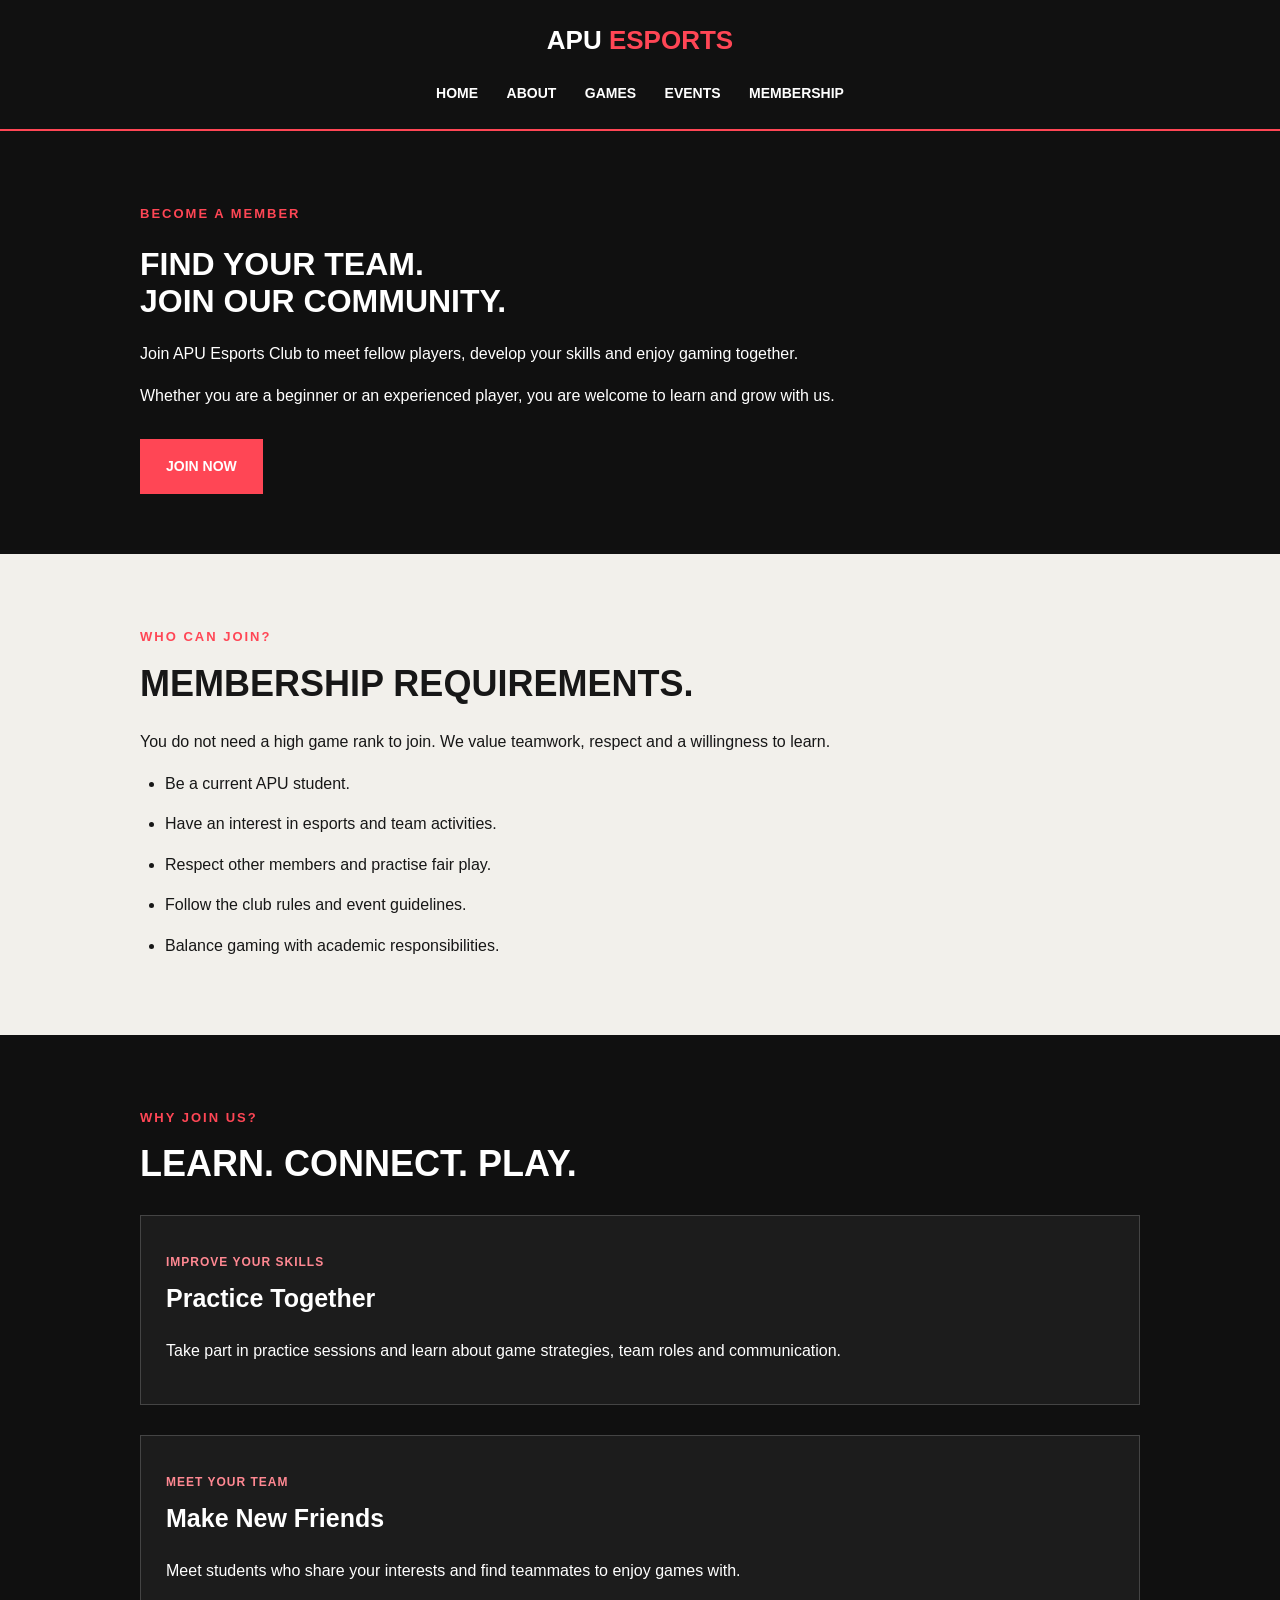
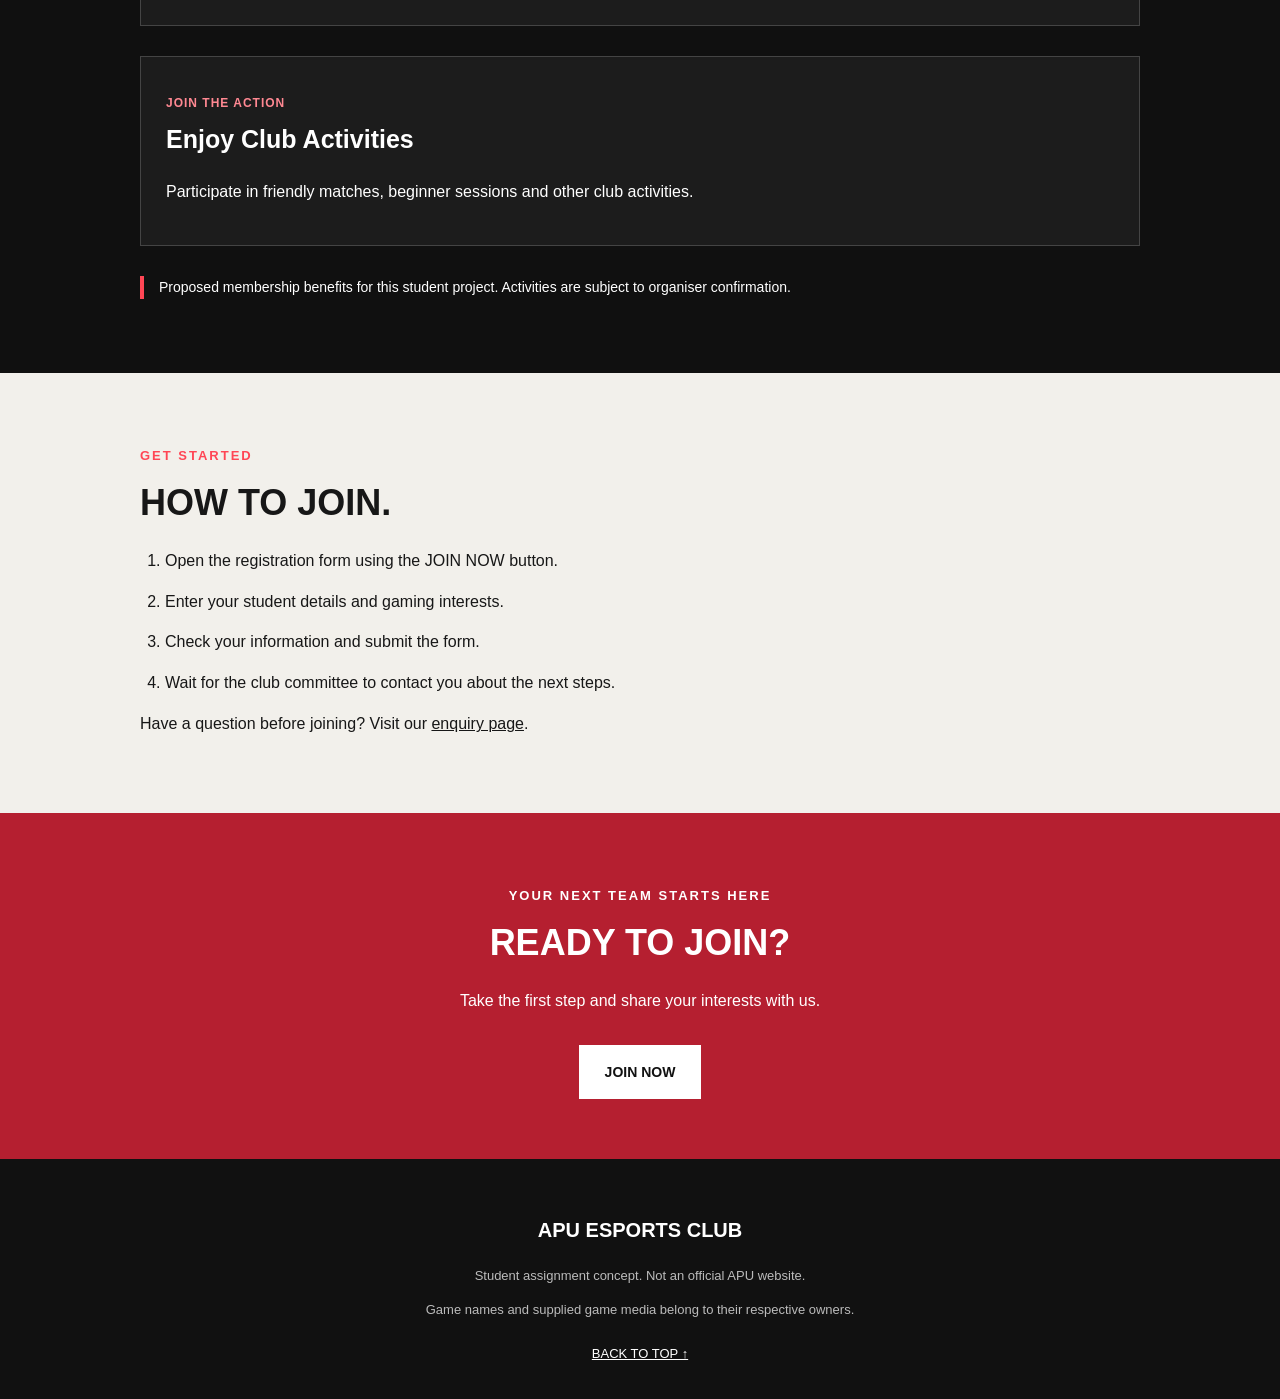
<file: membership.html>
<!DOCTYPE html>
<html lang="en">
<head>
    <meta charset="UTF-8">
    <meta name="viewport" content="width=device-width, initial-scale=1.0">
    <title>Membership | APU Esports Club</title>

    <link rel="stylesheet" href="css/style.css">
</head>
    <body id="top">

    <!-- ==============================
         1. 网站顶部与导航
         ============================== -->
    <div class="header">

        <a class="logo" href="index.html">
            APU <span>ESPORTS</span>
        </a>

        <div class="nav">
            <a href="index.html">HOME</a>
            <a href="index.html#about">ABOUT</a>
            <a href="index.html#games">GAMES</a>
            <a href="index.html#events">EVENTS</a>
            <a href="membership.html">MEMBERSHIP</a>
        </div>

    </div>


    <!-- ==============================
         2. 会员介绍
         ============================== -->
    <div class="section dark-section">

        <div class="section-content">

            <p class="section-label">BECOME A MEMBER</p>

            <h1 class="membership-title">
                FIND YOUR TEAM.<br>
                JOIN OUR COMMUNITY.
            </h1>

            <p>
                Join APU Esports Club to meet fellow players,
                develop your skills and enjoy gaming together.
            </p>

            <p>
                Whether you are a beginner or an experienced player,
                you are welcome to learn and grow with us.
            </p>

            <a class="button" href="register.html">
                JOIN NOW
            </a>

        </div>

    </div>


    <!-- ==============================
         3. 入会条件
         ============================== -->
    <div class="section light-section">

        <div class="section-content">

            <p class="section-label">WHO CAN JOIN?</p>
            <h2>MEMBERSHIP REQUIREMENTS.</h2>

            <p>
                You do not need a high game rank to join.
                We value teamwork, respect and a willingness to learn.
            </p>

            <ul class="membership-list">
                <li>Be a current APU student.</li>
                <li>Have an interest in esports and team activities.</li>
                <li>Respect other members and practise fair play.</li>
                <li>Follow the club rules and event guidelines.</li>
                <li>Balance gaming with academic responsibilities.</li>
            </ul>

        </div>

    </div>


    <!-- ==============================
         4. 会员福利
         ============================== -->
    <div class="section dark-section">

        <div class="section-content">

            <p class="section-label">WHY JOIN US?</p>
            <h2>LEARN. CONNECT. PLAY.</h2>

            <div class="game-card">
                <div class="card-content">

                    <p class="tag">IMPROVE YOUR SKILLS</p>
                    <h3>Practice Together</h3>

                    <p>
                        Take part in practice sessions and learn
                        about game strategies, team roles and communication.
                    </p>

                </div>
            </div>

            <div class="game-card">
                <div class="card-content">

                    <p class="tag">MEET YOUR TEAM</p>
                    <h3>Make New Friends</h3>

                    <p>
                        Meet students who share your interests
                        and find teammates to enjoy games with.
                    </p>

                </div>
            </div>

            <div class="game-card">
                <div class="card-content">

                    <p class="tag">JOIN THE ACTION</p>
                    <h3>Enjoy Club Activities</h3>

                    <p>
                        Participate in friendly matches,
                        beginner sessions and other club activities.
                    </p>

                </div>
            </div>

            <p class="notice">
                Proposed membership benefits for this student project.
                Activities are subject to organiser confirmation.
            </p>

        </div>

    </div>


    <!-- ==============================
         5. 加入流程
         ============================== -->
    <div class="section light-section">

        <div class="section-content">

            <p class="section-label">GET STARTED</p>
            <h2>HOW TO JOIN.</h2>

            <ol class="membership-list">
                <li>
                    Open the registration form using the JOIN NOW button.
                </li>

                <li>
                    Enter your student details and gaming interests.
                </li>

                <li>
                    Check your information and submit the form.
                </li>

                <li>
                    Wait for the club committee to contact you
                    about the next steps.
                </li>
            </ol>

            <p>
                Have a question before joining?
                Visit our
                <a href="enquiry.html">enquiry page</a>.
            </p>

        </div>

    </div>


    <!-- ==============================
         6. 注册入口
         ============================== -->
    <div class="section join-section">

        <div class="section-content">

            <p class="section-label">YOUR NEXT TEAM STARTS HERE</p>
            <h2>READY TO JOIN?</h2>

            <p>
                Take the first step and share your interests with us.
            </p>

            <a class="button button-white" href="register.html">
                JOIN NOW
            </a>

        </div>

    </div>


    <!-- ==============================
         7. 页脚
         ============================== -->
    <div class="footer">

        <p class="footer-title">APU ESPORTS CLUB</p>

        <p>
            Student assignment concept.
            Not an official APU website.
        </p>

        <p>
            Game names and supplied game media belong
            to their respective owners.
        </p>

        <a href="#top">BACK TO TOP ↑</a>

    </div>

</body>
</html>
</file>
<file: css/style.css>
/* ==============================
   1. 全站基本设置
   ============================== */

body {
    margin: 0;
    background-color: #101010;
    color: #ffffff;
    font-family: Arial, sans-serif;
    line-height: 1.6;
}

html {
    scroll-behavior: smooth;
}

h1, h2, h3 {
    line-height: 1.15;
}

a {
    color: inherit;
}


/* ==============================
   2. 网站顶部
   ============================== */

.header {
    background-color: #111111;
    padding: 20px;
    text-align: center;
    border-bottom: 2px solid #ff4655;
}

/* 网站名称 */
.logo {
    color: #ffffff;
    font-size: 26px;
    font-weight: bold;
    text-decoration: none;
}

.logo span {
    color: #ff4655;
}

/* 导航 */
.nav {
    margin-top: 15px;
}

.nav a {
    display: inline-block;
    margin: 5px 12px;
    color: #ffffff;
    font-size: 14px;
    font-weight: bold;
    text-decoration: none;
}

.nav a:hover {
    color: #ff4655;
}


/* ==============================
   3. 首页大照片区域
   ============================== */

/* 首页视频区域 */
.hero {
    position: relative;
    overflow: hidden;
    background-color: #202020;
    padding: 100px 20px;
    text-align: center;
}

/* 背景视频 */
.hero-video {
    position: absolute;
    top: 0;
    left: 0;
    width: 100%;
    height: 100%;
    object-fit: cover;
}

/* 视频上方的文字 */
.hero-content {
    position: relative;
    max-width: 900px;
    margin: 0 auto;
    padding: 30px 15px;
    background-color: rgba(0, 0, 0, 0.6);
}

.small-title {
    color: #ffffff;
    font-size: 14px;
    font-weight: bold;
    letter-spacing: 2px;
}

.hero h1 {
    color: #ffffff;
    font-size: 46px;
    margin: 25px 0;
}

.hero-description {
    max-width: 600px;
    margin: 0 auto 30px;
    font-size: 18px;
}


/* ==============================
   4. 按钮
   ============================== */

.button {
    display: inline-block;
    background-color: #ff4655;
    color: #ffffff;

    padding: 15px 25px;
    margin-top: 15px;

    font-size: 14px;
    font-weight: bold;
    text-decoration: none;

    border: 1px solid #ff4655;
}

.button:hover {
    background-color: #ffffff;
    color: #111111;
    border-color: #ffffff;
}


/* ==============================
   5. 共用内容区域
   ============================== */

.section {
    padding: 60px 20px;
}

.section-content {
    width: 90%;
    max-width: 1000px;
    margin: 0 auto;
}

.section-label {
    color: #ff4655;
    font-size: 13px;
    font-weight: bold;
    letter-spacing: 2px;
}

.section h2 {
    font-size: 36px;
    margin: 15px 0 25px;
}

.section h3 {
    font-size: 25px;
}


/* ==============================
   6. 白色背景区域
   ============================== */

.light-section {
    background-color: #f2f0eb;
    color: #171717;
}


/* ==============================
   7. 黑色背景区域
   ============================== */

.dark-section {
    background-color: #101010;
    color: #ffffff;
}


/* ==============================
   8. 社团介绍和活动照片
   ============================== */

.feature-image {
    display: block;
    width: 100%;
    height: auto;
    margin: 25px 0;
    border-bottom: 5px solid #ff4655;
}


/* ==============================
   9. 游戏介绍卡片
   ============================== */

.game-card {
    background-color: #1c1c1c;
    border: 1px solid #444444;
    margin: 30px 0;
}

.card-image {
    display: block;
    width: 100%;
    height: auto;
}

.card-content {
    padding: 25px;
}

.card-content h3 {
    margin-top: 0;
}

.tag {
    color: #ff8892;
    font-size: 12px;
    font-weight: bold;
    letter-spacing: 1px;
}


/* ==============================
   10. 视频区域
   ============================== */

.video-section {
    background-color: #1b1b1b;
    color: #ffffff;
}

.club-video {
    display: block;
    width: 100%;
    height: auto;
    margin-top: 25px;
    background-color: #000000;
}

.media-caption {
    color: #cccccc;
    font-size: 14px;
}


/* ==============================
   11. 示例活动说明
   ============================== */

.notice {
    border-left: 4px solid #ff4655;
    padding-left: 15px;
    font-size: 14px;
}


/* ==============================
   12. 加入社团区域
   ============================== */

.join-section {
    background-color: #b51f30;
    color: #ffffff;
    text-align: center;
}

.join-section .section-label {
    color: #ffffff;
}

.button-white {
    background-color: #ffffff;
    color: #111111;
    border-color: #ffffff;
}

.button-white:hover {
    background-color: #111111;
    color: #ffffff;
    border-color: #111111;
}


/* ==============================
   13. 页脚
   ============================== */

.footer {
    background-color: #111111;
    color: #bbbbbb;
    padding: 35px 20px;
    text-align: center;
    font-size: 13px;
}

.footer-title {
    color: #ffffff;
    font-size: 20px;
    font-weight: bold;
}

.footer a {
    display: inline-block;
    color: #ffffff;
    margin-top: 10px;
}

/* ==============================
   会员介绍页面
   ============================== */

/* 页面主标题 */jielin
.membership-title {
    font-size: 46px;
    margin: 25px 0;
}

/* 入会条件与加入步骤 */
.membership-list {
    padding-left: 25px;
}

/* 每个项目之间留出距离 */
.membership-list li {
    margin-bottom: 15px;
}


/* ==============================
   14. 小屏幕调整
   这是一个简单的补充写法：
   屏幕宽度不超过 600px 时使用。
   ============================== */

@media (max-width: 600px) {

    .membership-title{
        font-size: : 32px;
    }
    .hero {
        padding: 65px 20px;
    }

    .hero h1 {
        font-size: 32px;
    }

    .section h2 {
        font-size: 28px;
    }

    .section {
        padding: 40px 15px;
    }

    .section-content {
        width: 100%;
    }
}
</file>
